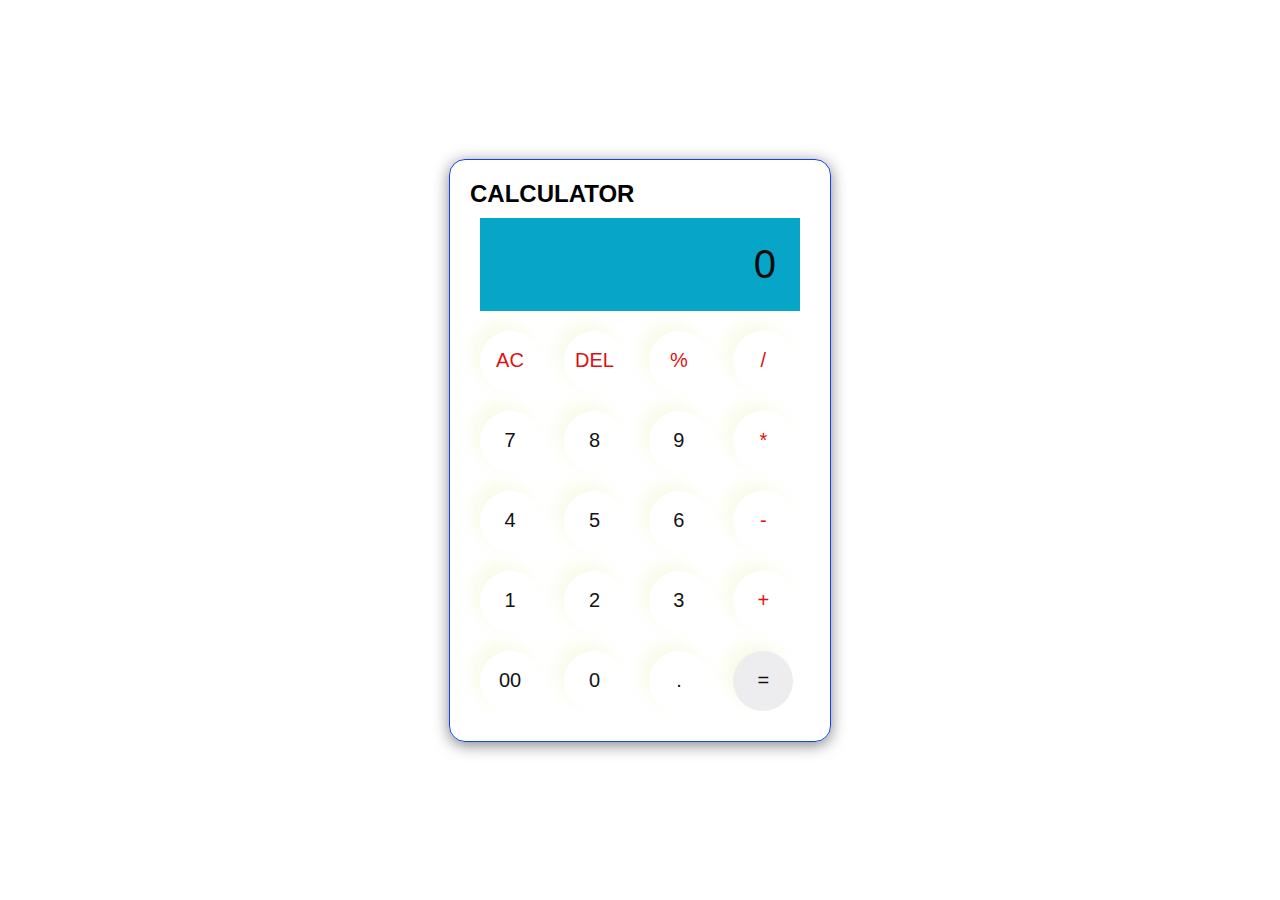
<file: task1/index.html>
<!DOCTYPE html>
<html lang="en">
  <head>
    <meta charset="UTF-8" />
    <meta http-equiv="X-UA-Compatible" content="IE=edge" />
    <meta name="viewport" content="width=device-width, initial-scale=1.0" />
    <link rel="stylesheet" href="style.css" />
    <title>Calculator</title>
  </head>
  <body>
    
    <div class="container">
      <div class="calculator">
        <h2>CALCULATOR</h2>
        <input type="text" id="inputBox" placeholder="0" />
        <div>
          <button class="button operator">AC</button>
          <button class="button operator">DEL</button>
          <button class="button operator">%</button>
          <button class="button operator">/</button>
        </div>
        <div>
          <button class="button">7</button>
          <button class="button">8</button>
          <button class="button">9</button>
          <button class="button operator">*</button>
        </div>
        <div>
          <button class="button">4</button>
          <button class="button">5</button>
          <button class="button">6</button>
          <button class="button operator">-</button>
        </div>
        <div>
          <button class="button">1</button>
          <button class="button">2</button>
          <button class="button">3</button>
          <button class="button operator">+</button>
        </div>

        <div>
          <button class="button">00</button>
          <button class="button">0</button>
          <button class="button">.</button>
          <button class="button equalBtn">=</button>
        </div>
      </div>
    </div>

    <script src="script.js"></script>
  </body>
</html>
</file>
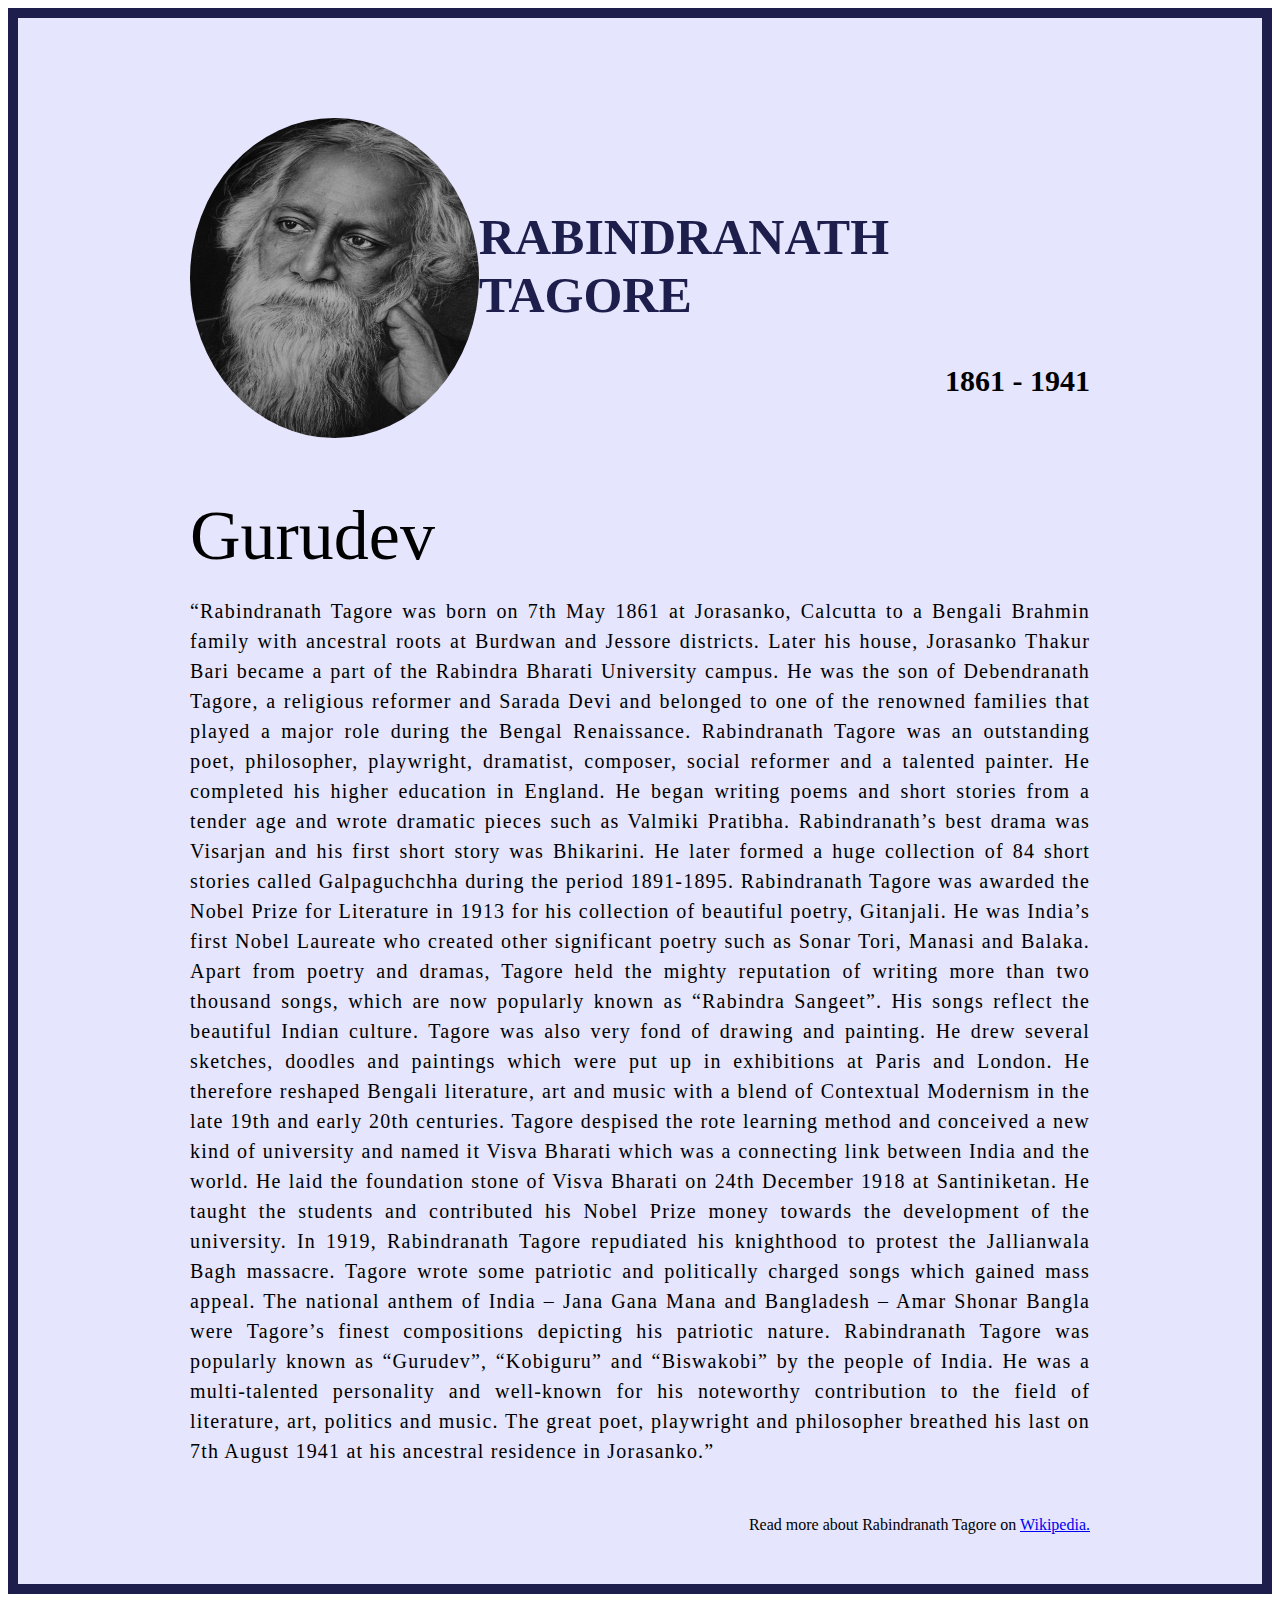
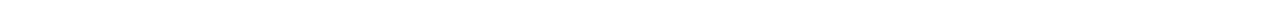
<file: task2/index.html>
<!DOCTYPE html>
<html lang="en">
  <head>
    <meta charset="UTF-8" />

    <meta http-equiv="X-UA-Compatible" content="IE=edge" />

    <meta name="viewport" content="width=device-width, initial-scale=1.0" />
    <title>The Tribute Page | Rabindranath Tagore</title>
    <link rel="stylesheet" href="file.css" />
  </head>
  <body>
    <div class="container">
      <div class="content">
        <section class="top_section">
          <div class="image_container">
            <img src="rabindrananth tagore.png" alt="tribute" />
          </div>
          <div>
            <h1>Rabindranath Tagore</h1>
            <h4>1861 - 1941</h4>
          </div>
        </section>
        <section class="about_section">
          <h2>Gurudev</h2>
          <p>
            <b></b> “Rabindranath Tagore was born on 7th May 1861 at Jorasanko, Calcutta to a Bengali Brahmin family with ancestral roots at Burdwan and Jessore districts. Later his house, Jorasanko Thakur Bari became a part of the Rabindra Bharati University campus. He was the son of Debendranath Tagore, a religious reformer and Sarada Devi and belonged to one of the renowned families that played a major role during the Bengal Renaissance.

            Rabindranath Tagore was an outstanding poet, philosopher, playwright, dramatist, composer, social reformer and a talented painter. He completed his higher education in England. He began writing poems and short stories from a tender age and wrote dramatic pieces such as Valmiki Pratibha.
            
            Rabindranath’s best drama was Visarjan and his first short story was Bhikarini. He later formed a huge collection of 84 short stories called Galpaguchchha during the period 1891-1895.
            
            Rabindranath Tagore was awarded the Nobel Prize for Literature in 1913 for his collection of beautiful poetry, Gitanjali. He was India’s first Nobel Laureate who created other significant poetry such as Sonar Tori, Manasi and Balaka. Apart from poetry and dramas, Tagore held the mighty reputation of writing more than two thousand songs, which are now popularly known as “Rabindra Sangeet”. His songs reflect the beautiful Indian culture.
            
            Tagore was also very fond of drawing and painting. He drew several sketches, doodles and paintings which were put up in exhibitions at Paris and London. He therefore reshaped Bengali literature, art and music with a blend of Contextual Modernism in the late 19th and early 20th centuries.
            
            Tagore despised the rote learning method and conceived a new kind of university and named it Visva Bharati which was a connecting link between India and the world. He laid the foundation stone of Visva Bharati on 24th December 1918 at Santiniketan. He taught the students and contributed his Nobel Prize money towards the development of the university.
            
            In 1919, Rabindranath Tagore repudiated his knighthood to protest the Jallianwala Bagh massacre. Tagore wrote some patriotic and politically charged songs which gained mass appeal. The national anthem of India – Jana Gana Mana and Bangladesh – Amar Shonar Bangla were Tagore’s finest compositions depicting his patriotic nature.
            
            Rabindranath Tagore was popularly known as “Gurudev”, “Kobiguru” and “Biswakobi” by the people of India. He was a multi-talented personality and well-known for his noteworthy contribution to the field of literature, art, politics and music. The great poet, playwright and philosopher breathed his last on 7th August 1941 at his ancestral residence in Jorasanko.”
          </p>
        </section>
          </ul>
        </section>
        <footer>
          <p>
            Read more about Rabindranath Tagore on
            <a href=https://en.wikipedia.org/wiki/Rabindranath_Tagore
              >Wikipedia.</a
            >
          </p>
        </footer>
      </div>
    </div>
  </body>
</html>
</file>
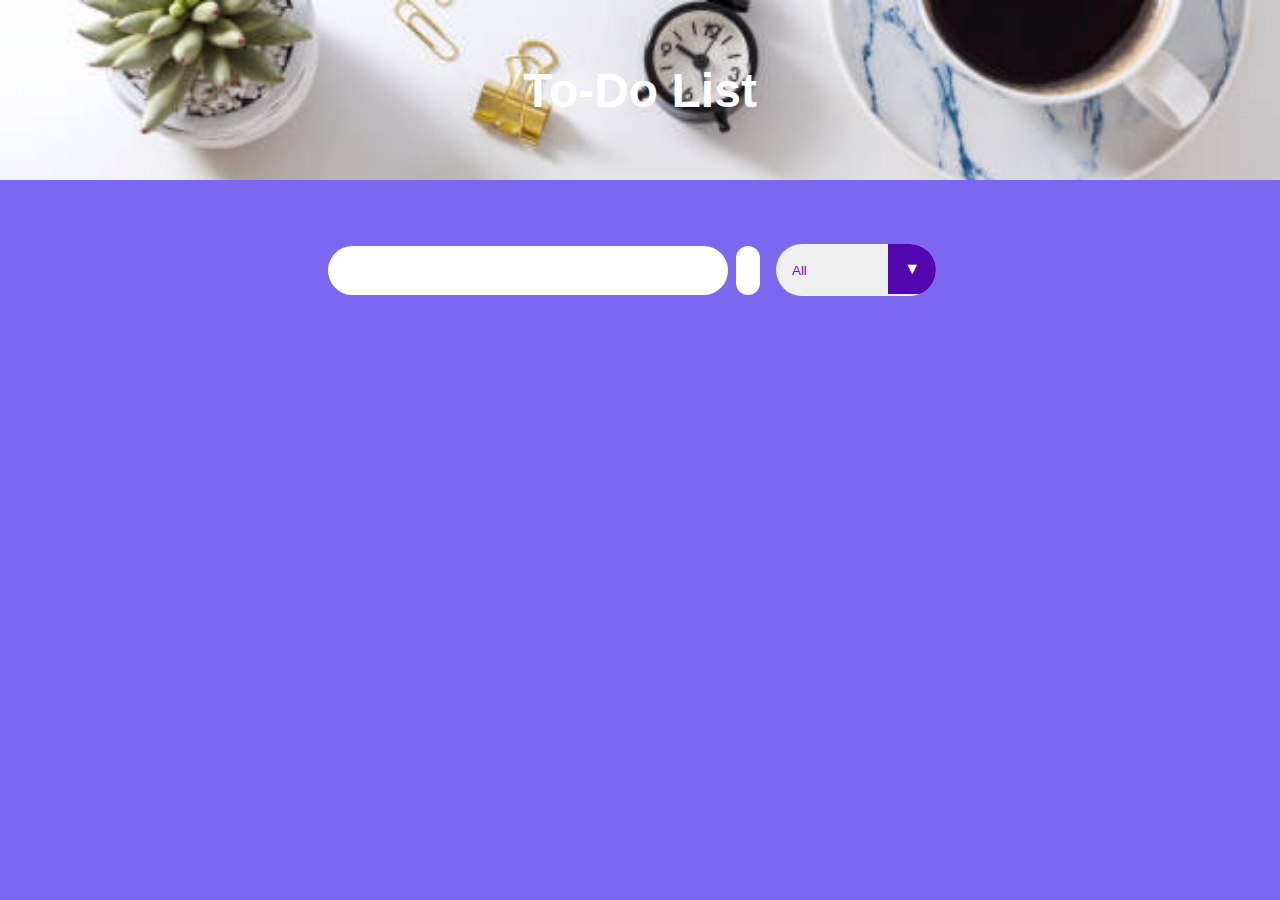
<file: task3/index.html>
<!DOCTYPE html>
<html lang="en">
<head>
    <meta charset="UTF-8">
    <meta http-equiv="X-UA-Compatible" content="IE=edge">
    <meta name="viewport" content="width=device-width, initial-scale=1.0">
    
    
    <!-- Font Awesome cdn css -->
    <link rel="stylesheet" href="https://cdnjs.cloudflare.com/ajax/libs/font-awesome/5.15.3/css/all.min.css" integrity="sha512-iBBXm8fW90+nuLcSKlbmrPcLa0OT92xO1BIsZ+ywDWZCvqsWgccV3gFoRBv0z+8dLJgyAHIhR35VZc2oM/gI1w==" crossorigin="anonymous" referrerpolicy="no-referrer" />
    <link rel="stylesheet" href="style.css">
    <title>To Do List</title>
</head>
<body>

    <header>
        <div><h1> To-Do List</h1></div>

    </header>
   
    <form action="">
        <input type="text" class="todo-input">
        <button class="todo-button" type="submit">
            <i class="fas fa-plus-circle fa-lg"></i>
        </button>
        <div class="select">
            <select name="todos" class="filter-todo">
                <option value="all">All</option>
                <option value="completed">Completed</option>
                <option value="incomplete">Pending</option>
            </select>
        </div>
    </form>

    <div class="todo-container">
        <ul class="todo-list"></ul>
    </div>

    <script src="script.js"></script>
    
</body>
</html>
</file>
<file: task1/style.css>
*{
    margin: 0;
    padding: 0;
    box-sizing: border-box;
    font-family: 'Poppins', sans-serif;
}
header{
    font-style: italic;
    font-family: 'Gill Sans', 'Gill Sans MT', Calibri, 'Trebuchet MS', sans-serif;
}
body{
    width: 100%;
    height: 100vh;
    display: flex;
    justify-content: center;
    align-items: center;
    background:black(177, 109, 115);
}

.calculator{
    border: 1px solid #0f44e5;
    padding: 20px;
    border-radius: 16px;
    background: transparent;
    box-shadow: 0px 3px 15px rgba(8, 8, 8, 0.5);

}

input{
    width: 320px;
    border: none;
    padding: 24px;
    margin: 10px;
    background: rgb(7, 165, 200);
    box-shadow: 0px 3px 15px rgbs(84, 84, 84, 0.1);
    font-size: 40px;
    text-align: right;
    cursor: pointer;
    color: #180118;
}

input::placeholder{
    color: #0a0a0a;
}

button{
    border: none;
    width: 60px;
    height: 60px;
    margin: 10px;
    border-radius: 50%;
    background:transparent;
    color: #121213;
    font-size: 20px;
    box-shadow: -8px -8px 15px rgba(200, 219, 30, 0.1);
    cursor: pointer;
}

.equalBtn{
    background-color: #ededf0;
}

.operator{
    color: #dd1111;
}
</file>
<file: task2/file.css>
{
  margin: 0;
  padding: 0;
  box-sizing: border-box;
}

.container {
  background-color: #e5e5fd;
  min-height: 100vh;
  border: 10px solid #1d1e4c;
}

.content {
  max-width: 900px;
  margin: 0 auto;
}
.top_section {
  margin-top: 100px;
  display: flex;
  justify-content: space-between;
  align-items: flex-end;
}
.top_section h1 {
  font-size: 50px;
  font-weight: bold;
  color: #1d1e4c;
  text-transform: uppercase;
}
.top_section h4 {
  font-size: 30px;
  text-align: end;
}

.image_container {
  border-radius: 50%;
  overflow: hidden;
}

.image_container,
img {
  width: 300px;
  height: 320px;
}
.about_section {
  margin-top: 50px;
}
.about_section h2 {
  font-size: 70px;
  font-weight: 400;
  margin-bottom: 20px;
}
.about_section p {
  font-size: 20px;
  line-height: 30px;
  letter-spacing: 1.2px;
  text-align: justify;
}
.biography_section {
  margin: 50px 0;
}
.biography_section h3 {
  margin-bottom: 20px;
}
.biography_section ul {
  margin-left: 50px;
}
.biography_section li {
  margin-bottom: 15px;
}

footer {
  margin: 50px 0;
}
footer p {
  text-align: end;
}
</file>
<file: task3/style.css>
* {
    margin: 0;
    padding: 0;
    box-sizing: border-box;
}

body {
    background-color: mediumslateblue;
    color: white;
    font-family: "Poppins", sans-serif;
    min-height: 100vh;
}

header {
    font-size: 1.5rem;
    background-image: url(IMG.jpg);
    background-size: cover;
}

header, 
form {
    min-height: 20vh;
    display: flex;
    justify-content: center;
    align-items: center;
}

form input, 
form button {
    padding: 0.5rem;
    padding-left: 1rem;
    font-size: 1.8rem;
    border: none;
    background: white;
    border-radius: 2rem;
}

form button {
    color: rgb(255, 200, 0);
    background: white;
    cursor: pointer;
    transition: all 0.3 ease;
    margin-left: 0.5rem;
}

form button:hover {
    color: white;
    background: rgb(255, 200, 0);
}

.fa-plus-circle {
    margin-top: 0.3rem;
    margin-left: -8px;
}

.todo-container {
    display: flex;
    justify-content: center;
    align-items: center;
}

.todo-list {
    min-width: 30%;
    list-style: none;
}

.todo {
    margin: 0.5rem;
    padding-left: 0.5rem;
    background: white;
    color: black;
    font-size: 1.5rem;
    display: flex;
    justify-content: space-between;
    align-items: center;
    transition: 0.5s;
    border-radius: 2rem;
}

.todo li {
    flex: 1;
}

.trash-btn, 
.complete-btn {
    color: white;
    border: none;
    padding: 1rem;
    cursor: pointer;
    font-size: 1.5rem;
}

.complete-btn {
    background: rgb(255, 200, 0);
}

.trash-btn {
    border-top-right-radius: 1.75rem;
    border-bottom-right-radius: 1.75rem;
    background: rgb(171, 171, 171);
}

.todo-item {
    padding: 0rem 0.5rem;
}

.fa-trash, 
.fa-check-circle {
    pointer-events: none;
}

.completed {
    text-decoration: line-through;
    opacity: 0.5;
}

.slide {
    transform: translateX(10rem);
    opacity: 0;
}

select {
    -webkit-appearance: none;
    -moz-appearance: none;
    appearance: none;
    outline: none;
    border: none;
}

.select {
    margin: 1rem;
    position: relative;
    overflow: hidden;
    border-radius: 50px;
}

select {
    color:rgb(112, 18, 195);
    width: 10rem;
    height: 3.2rem;
    cursor: pointer;
    padding: 1rem;
}

.select::after {
    content: "\25BC";
    position: absolute;
    background:rgb(82, 6, 175);
    top: 0;
    right: 0;
    padding: 1rem;
    pointer-events: none;
    transition: all 0.3s ease;
}

.select::hover::after {
    background: white;
    color: rgb(97, 9, 213);
}
</file>
